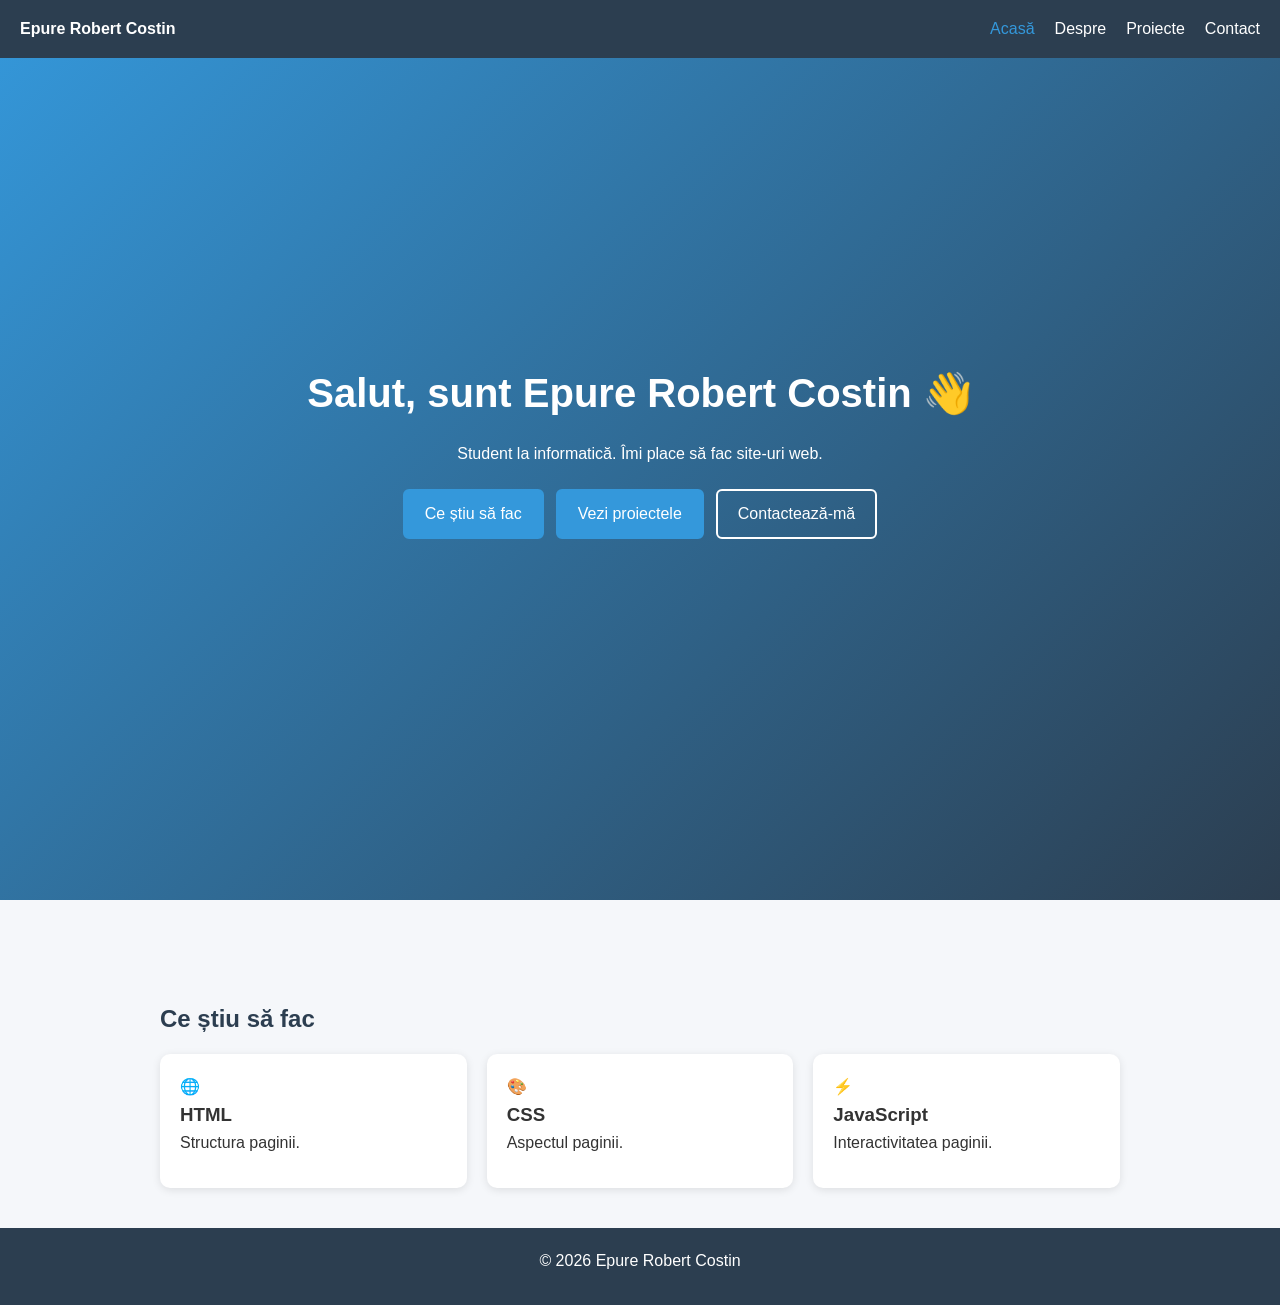
<file: Proiect 1/index.html>
<!DOCTYPE html>
<html lang="ro">
<head>
    <meta charset="UTF-8">
    <meta name="viewport" content="width=device-width, initial-scale=1.0">
    <title>Acasă - Portofoliul meu</title>
    <link rel="stylesheet" href="css/style.css">
</head>
<body>
    <header>
        <nav class="navbar">
            <a href="index.html" class="logo">Epure Robert Costin</a>
            <button class="hamburger" aria-label="Deschide meniul">☰</button>
            <ul class="nav-menu">
                <li><a href="index.html" class="active">Acasă</a></li>
                <li><a href="about.html">Despre</a></li>
                <li><a href="projects.html">Proiecte</a></li>
                <li><a href="contact.html">Contact</a></li>
            </ul>
        </nav>
    </header>

    <main>
        <section class="hero">
            <h1>Salut, sunt Epure Robert Costin 👋</h1>
            <p>Student la informatică. Îmi place să fac site-uri web.</p>
            <div class="hero-buttons">
                <a href="#abilitati" class="btn">Ce știu să fac</a>
                <a href="projects.html" class="btn">Vezi proiectele</a>
                <a href="contact.html" class="btn btn-outline">Contactează-mă</a>
            </div>
        </section>

        <section class="container fade-in" id="abilitati">
            <h2>Ce știu să fac</h2>
            <div class="grid">
                <div class="card">🌐 <h3>HTML</h3><p>Structura paginii.</p></div>
                <div class="card">🎨 <h3>CSS</h3><p>Aspectul paginii.</p></div>
                <div class="card">⚡ <h3>JavaScript</h3><p>Interactivitatea paginii.</p></div>
            </div>
        </section>
    </main>

    <footer>
        <p>&copy; 2026 Epure Robert Costin</p>
    </footer>

    <script src="js/script.js"></script>
</body>
</html>
</file>
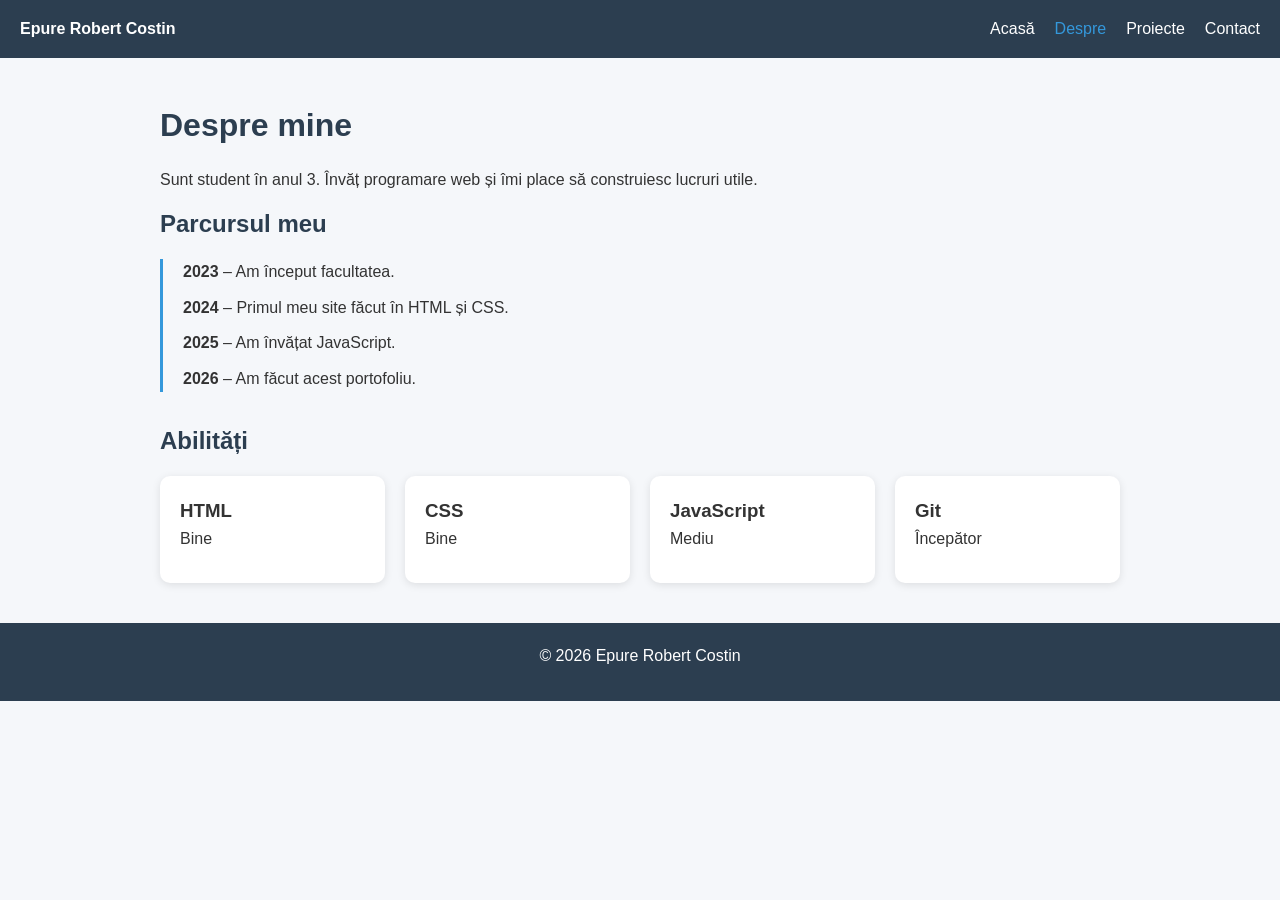
<file: Proiect 1/about.html>
<!DOCTYPE html>
<html lang="ro">
<head>
    <meta charset="UTF-8">
    <meta name="viewport" content="width=device-width, initial-scale=1.0">
    <title>Despre mine - Portofoliul meu</title>
    <link rel="stylesheet" href="css/style.css">
</head>
<body>
    <header>
        <nav class="navbar">
            <a href="index.html" class="logo">Epure Robert Costin</a>
            <button class="hamburger" aria-label="Deschide meniul">☰</button>
            <ul class="nav-menu">
                <li><a href="index.html">Acasă</a></li>
                <li><a href="about.html" class="active">Despre</a></li>
                <li><a href="projects.html">Proiecte</a></li>
                <li><a href="contact.html">Contact</a></li>
            </ul>
        </nav>
    </header>

    <main class="container">
        <h1>Despre mine</h1>
        <p>Sunt student în anul 3. Învăț programare web și îmi place să construiesc lucruri utile.</p>

        <section class="fade-in">
            <h2>Parcursul meu</h2>
            <ul class="timeline">
                <li><strong>2023</strong> – Am început facultatea.</li>
                <li><strong>2024</strong> – Primul meu site făcut în HTML și CSS.</li>
                <li><strong>2025</strong> – Am învățat JavaScript.</li>
                <li><strong>2026</strong> – Am făcut acest portofoliu.</li>
            </ul>
        </section>

        <section class="fade-in">
            <h2>Abilități</h2>
            <div class="grid">
                <div class="card"><h3>HTML</h3><p>Bine</p></div>
                <div class="card"><h3>CSS</h3><p>Bine</p></div>
                <div class="card"><h3>JavaScript</h3><p>Mediu</p></div>
                <div class="card"><h3>Git</h3><p>Începător</p></div>
            </div>
        </section>
    </main>

    <footer>
        <p>&copy; 2026 Epure Robert Costin</p>
    </footer>

    <script src="js/script.js"></script>
</body>
</html>
</file>
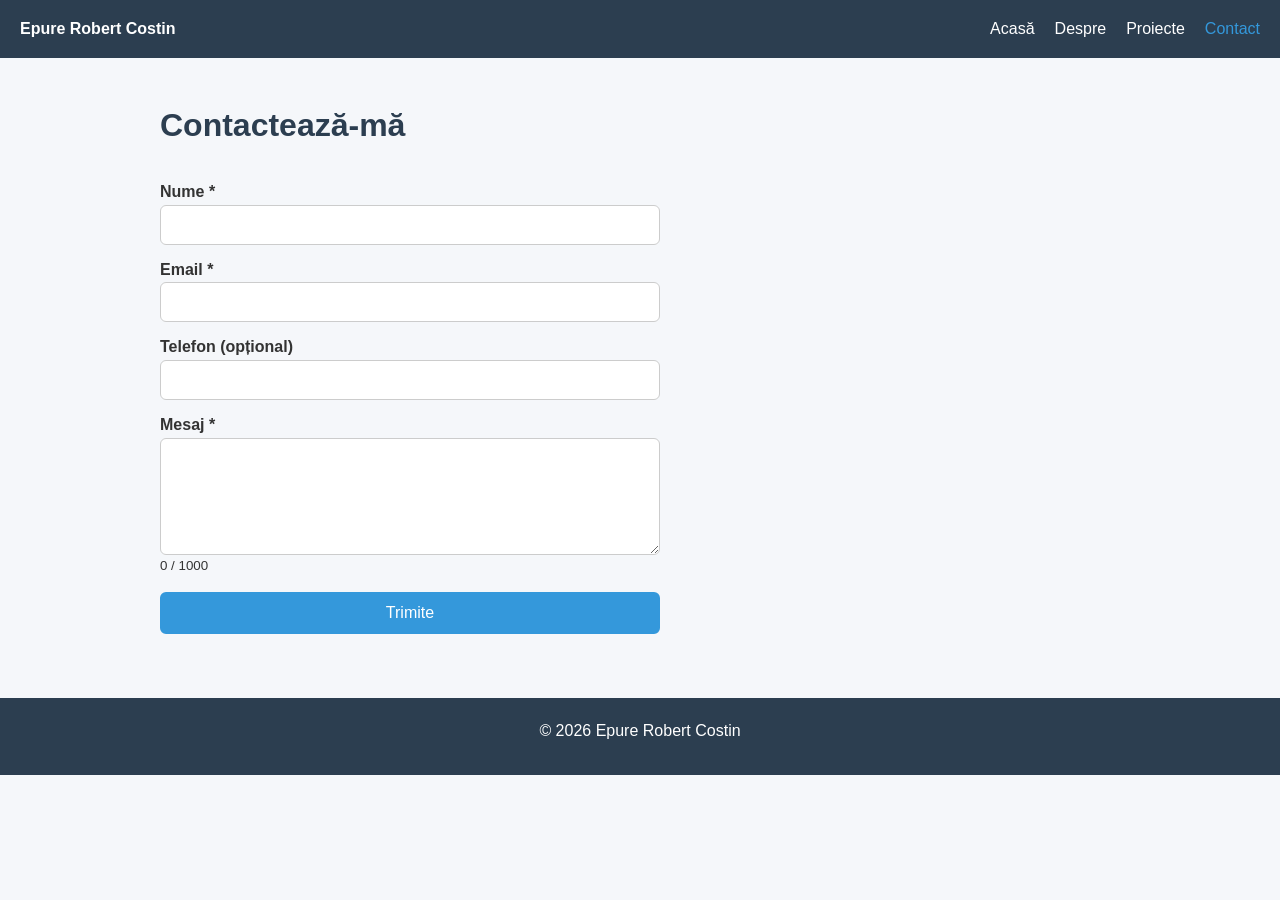
<file: Proiect 1/contact.html>
<!DOCTYPE html>
<html lang="ro">
<head>
    <meta charset="UTF-8">
    <meta name="viewport" content="width=device-width, initial-scale=1.0">
    <title>Contact - Portofoliul meu</title>
    <link rel="stylesheet" href="css/style.css">
</head>
<body>
    <header>
        <nav class="navbar">
            <a href="index.html" class="logo">Epure Robert Costin</a>
            <button class="hamburger" aria-label="Deschide meniul">☰</button>
            <ul class="nav-menu">
                <li><a href="index.html">Acasă</a></li>
                <li><a href="about.html">Despre</a></li>
                <li><a href="projects.html">Proiecte</a></li>
                <li><a href="contact.html" class="active">Contact</a></li>
            </ul>
        </nav>
    </header>

    <main class="container">
        <h1>Contactează-mă</h1>

        <form id="contact-form" novalidate>
            <label for="name">Nume *</label>
            <input type="text" id="name">
            <span class="error" id="name-error"></span>

            <label for="email">Email *</label>
            <input type="email" id="email">
            <span class="error" id="email-error"></span>

            <label for="phone">Telefon (opțional)</label>
            <input type="tel" id="phone">
            <span class="error" id="phone-error"></span>

            <label for="message">Mesaj *</label>
            <textarea id="message" rows="5"></textarea>
            <small id="counter">0 / 1000</small>
            <span class="error" id="message-error"></span>

            <button type="submit" class="btn">Trimite</button>
            <p id="success" class="success"></p>
        </form>
    </main>

    <footer>
        <p>&copy; 2026 Epure Robert Costin</p>
    </footer>

    <script src="js/script.js"></script>
</body>
</html>
</file>
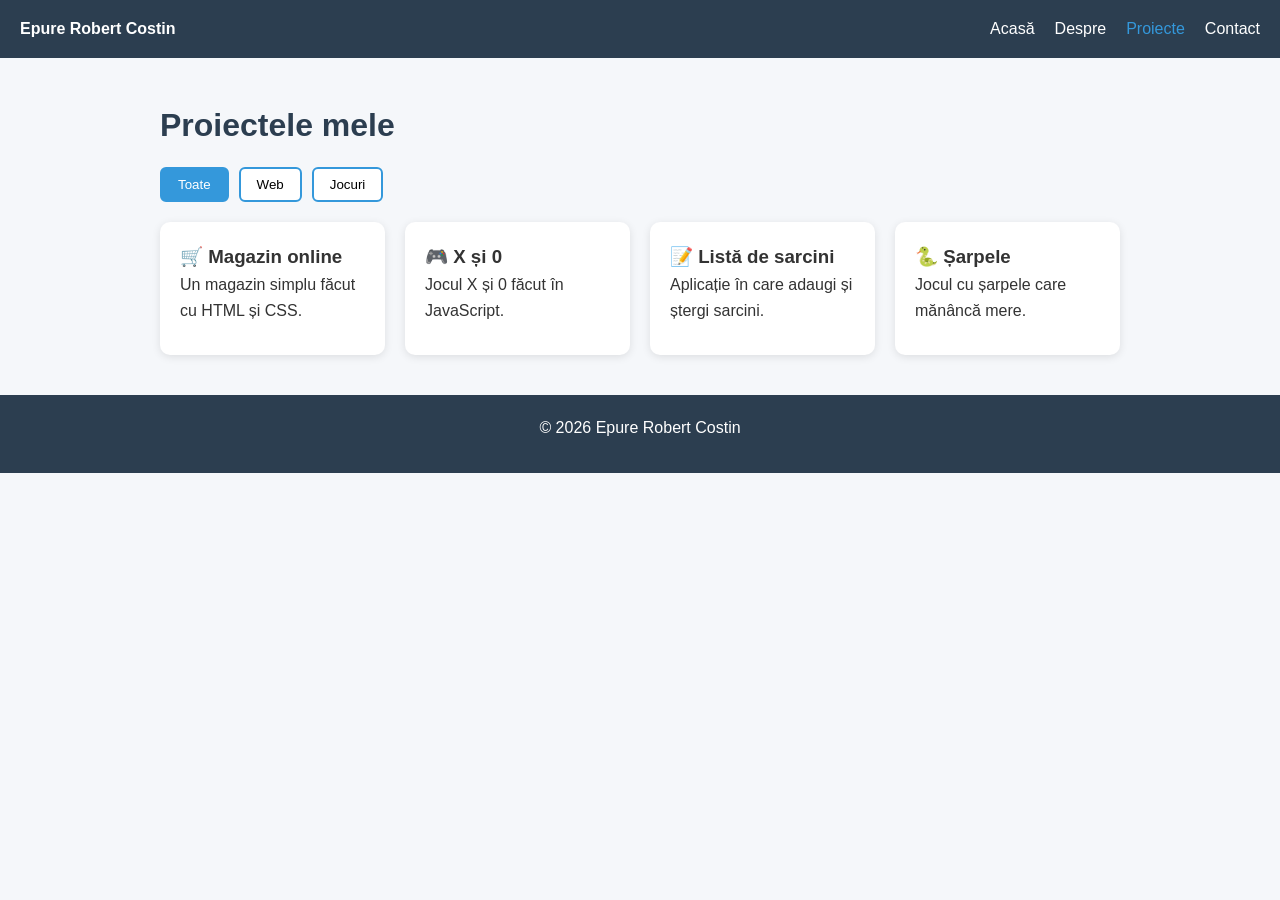
<file: Proiect 1/projects.html>
<!DOCTYPE html>
<html lang="ro">
<head>
    <meta charset="UTF-8">
    <meta name="viewport" content="width=device-width, initial-scale=1.0">
    <title>Proiecte - Portofoliul meu</title>
    <link rel="stylesheet" href="css/style.css">
</head>
<body>
    <header>
        <nav class="navbar">
            <a href="index.html" class="logo">Epure Robert Costin</a>
            <button class="hamburger" aria-label="Deschide meniul">☰</button>
            <ul class="nav-menu">
                <li><a href="index.html">Acasă</a></li>
                <li><a href="about.html">Despre</a></li>
                <li><a href="projects.html" class="active">Proiecte</a></li>
                <li><a href="contact.html">Contact</a></li>
            </ul>
        </nav>
    </header>

    <main class="container">
        <h1>Proiectele mele</h1>

        <div class="filters">
            <button class="filter-btn active" data-filter="all">Toate</button>
            <button class="filter-btn" data-filter="web">Web</button>
            <button class="filter-btn" data-filter="joc">Jocuri</button>
        </div>

        <div class="grid">
            <article class="card project-card" data-category="web">
                <h3>🛒 Magazin online</h3>
                <p>Un magazin simplu făcut cu HTML și CSS.</p>
            </article>
            <article class="card project-card" data-category="joc">
                <h3>🎮 X și 0</h3>
                <p>Jocul X și 0 făcut în JavaScript.</p>
            </article>
            <article class="card project-card" data-category="web">
                <h3>📝 Listă de sarcini</h3>
                <p>Aplicație în care adaugi și ștergi sarcini.</p>
            </article>
            <article class="card project-card" data-category="joc">
                <h3>🐍 Șarpele</h3>
                <p>Jocul cu șarpele care mănâncă mere.</p>
            </article>
        </div>
    </main>

    <footer>
        <p>&copy; 2026 Epure Robert Costin</p>
    </footer>

    <script src="js/script.js"></script>
</body>
</html>
</file>
<file: Proiect 1/css/style.css>
/* ===== 1. Variabile (culorile site-ului) ===== */
:root {
    --primary-color: #3498db;   /* albastru */
    --secondary-color: #2c3e50; /* albastru închis */
    --light: #f5f7fa;
}

/* ===== 2. Reguli de bază ===== */
* {
    margin: 0;
    padding: 0;
    box-sizing: border-box;
}

html {
    scroll-behavior: smooth; /* scroll lin când apeși un link spre o secțiune (#) */
}

body {
    font-family: Arial, sans-serif;
    line-height: 1.6;
    color: #333;
    background: var(--light);
}

h1, h2 { margin-bottom: 16px; color: var(--secondary-color); }
p { margin-bottom: 12px; }

.container {
    max-width: 1000px;
    margin: 0 auto;
    padding: 100px 20px 40px; /* 100px sus ca să nu intre sub meniu */
}

/* ===== 3. Meniul (Flexbox) ===== */
.navbar {
    position: fixed;      /* stă mereu sus */
    top: 0;
    width: 100%;
    display: flex;
    justify-content: space-between;
    align-items: center;
    padding: 16px 20px;
    background: var(--secondary-color);
    z-index: 10;
}

.logo { color: white; font-weight: bold; text-decoration: none; }

.nav-menu { display: flex; gap: 20px; list-style: none; }
.nav-menu a { color: white; text-decoration: none; }
.nav-menu a.active,
.nav-menu a:hover { color: var(--primary-color); }

.hamburger {
    display: none;        /* ascuns pe calculator */
    background: none;
    border: none;
    color: white;
    font-size: 28px;
    cursor: pointer;
}

/* ===== 4. Hero (partea mare de sus) ===== */
.hero {
    min-height: 100vh;
    display: flex;
    flex-direction: column;
    justify-content: center;
    align-items: center;
    text-align: center;
    padding: 20px;
    color: white;
    background: linear-gradient(135deg, var(--primary-color), var(--secondary-color));
}
.hero h1 { color: white; font-size: 2.5rem; }
.hero-buttons { display: flex; gap: 12px; margin-top: 10px; }

/* ===== 5. Butoane ===== */
.btn {
    display: inline-block;
    padding: 10px 20px;
    background: var(--primary-color);
    color: white;
    border: 2px solid var(--primary-color);
    border-radius: 6px;
    text-decoration: none;
    cursor: pointer;
    font-size: 1rem;
    transition: all 0.3s ease;   /* animație lină */
}
.btn:hover { transform: translateY(-3px); }
.btn-outline { background: transparent; border-color: white; }

/* ===== 6. Carduri (CSS Grid) ===== */
.grid {
    display: grid;
    grid-template-columns: repeat(auto-fit, minmax(220px, 1fr));
    gap: 20px;
}

.card {
    background: white;
    padding: 20px;
    border-radius: 10px;
    box-shadow: 0 2px 8px rgba(0, 0, 0, 0.1);
    transition: all 0.3s ease;
}
.card:hover { transform: translateY(-5px); }

/* ===== 7. Timeline (Despre) ===== */
.timeline { list-style: none; border-left: 3px solid var(--primary-color); padding-left: 20px; margin-bottom: 30px; }
.timeline li { margin-bottom: 10px; }

/* ===== 8. Filtre (Proiecte) ===== */
.filters { margin-bottom: 20px; display: flex; gap: 10px; }
.filter-btn {
    padding: 8px 16px;
    border: 2px solid var(--primary-color);
    background: white;
    border-radius: 6px;
    cursor: pointer;
}
.filter-btn.active { background: var(--primary-color); color: white; }

/* ===== 9. Formular (Contact) ===== */
form { display: flex; flex-direction: column; max-width: 500px; }
label { margin-top: 12px; font-weight: bold; }
input, textarea {
    padding: 10px;
    border: 1px solid #ccc;
    border-radius: 6px;
    font-size: 1rem;
}
input.invalid, textarea.invalid { border-color: red; }
.error { color: red; font-size: 0.9rem; }
.success { color: green; margin-top: 12px; font-weight: bold; }
form .btn { margin-top: 16px; }

/* ===== 10. Animație la scroll ===== */
.fade-in { opacity: 0; transform: translateY(30px); transition: all 0.6s ease; }
.fade-in.visible { opacity: 1; transform: translateY(0); }

/* ===== 11. Footer ===== */
footer { text-align: center; padding: 20px; background: var(--secondary-color); color: white; }

/* ===== 12. Telefon (ecran mic, sub 768px) ===== */
@media (max-width: 768px) {
    .hamburger { display: block; }      /* apare butonul ☰ */

    .nav-menu {
        display: none;                  /* meniul e ascuns... */
        position: absolute;
        top: 60px;
        left: 0;
        width: 100%;
        flex-direction: column;
        padding: 20px;
        background: var(--secondary-color);
    }
    .nav-menu.active { display: flex; } /* ...până apeși ☰ */

    .hero h1 { font-size: 1.8rem; }
    .hero-buttons { flex-direction: column; }
}
</file>
